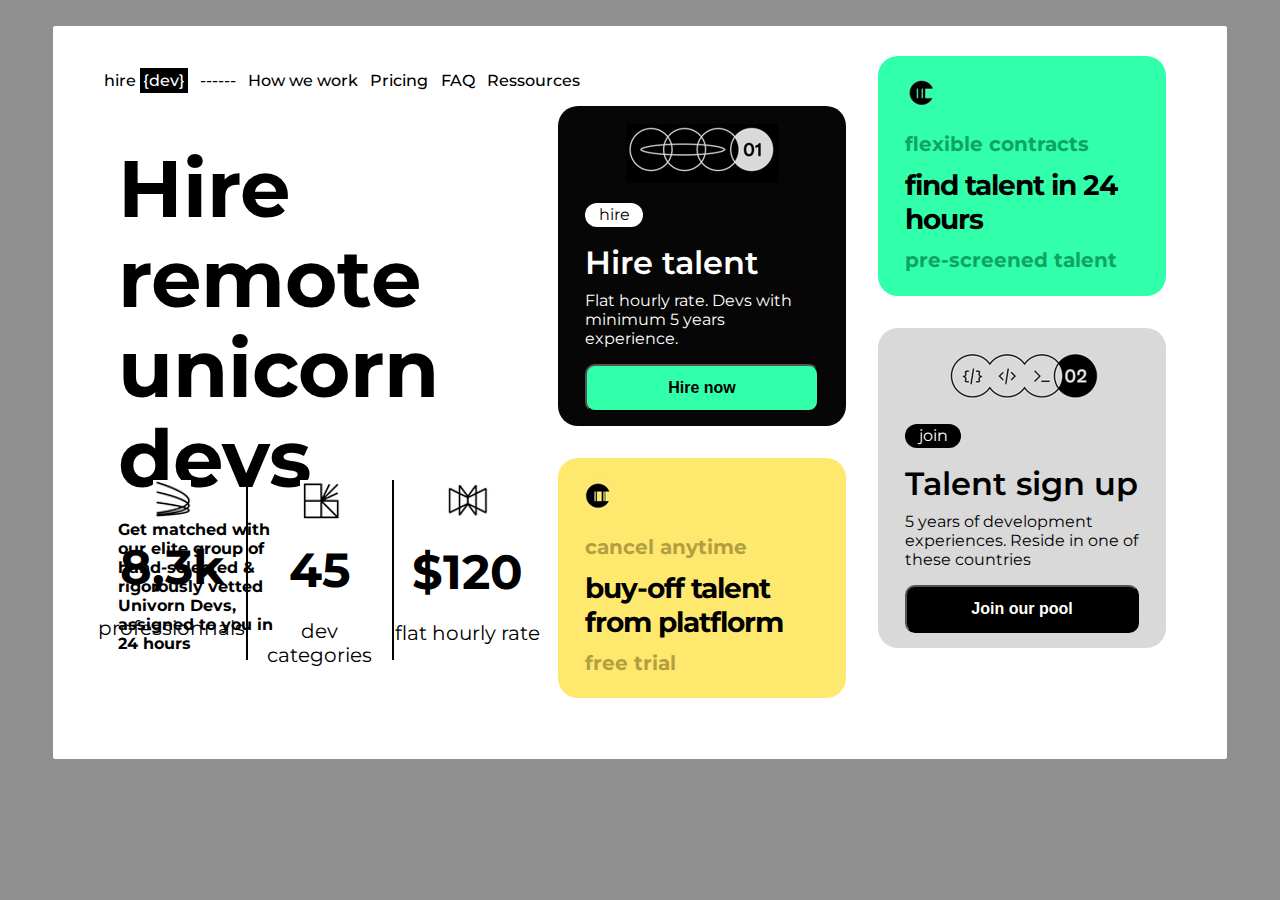
<file: 1/index.html>
<!DOCTYPE html>
<html lang="en">
<head>
    <meta charset="UTF-8">
    <meta http-equiv="X-UA-Compatible" content="IE=edge">
    <meta name="viewport" content="width=device-width, initial-scale=1.0">
    <title>Document</title>
    <meta meta name="viewport" content="width=device-width, user-scalable=no" />
    <link rel="stylesheet" media="screen" type="text/css" href="style.css"/>
</head>
<body>
    <div id="container">
        <nav id="nav_bar">
            <span> hire <span id="dev">{dev}</span></span>
            ------
            <li>How we work</li>
            <li>Pricing</li>
            <li>FAQ</li>
            <li>Ressources</li>
        </nav>

        <div id="contents">
            <div id="text_content">
                <h1 id="title">Hire remote unicorn devs</h1>
                <p>Get matched with our elite group of hand-selected 
                    & rigorously vetted Univorn Devs, assigned to you in 24 hours</p>
            </div>
            <div id="rect_content">
                <div id="first">
                    <div id="black">
                        <div id="black_img">
                            <img src="content_black.png" alt="cblack">
                        </div>

                        <div id="black_content">
                            <p class="content_pre_title">hire</p>
                            <p class="content_title">Hire talent</p>
                            <p class="content_desc">Flat hourly rate. Devs with minimum 5 years experience.</p>
                            <button>Hire now</button>
                        </div>
                    </div>
                    <div id="yellow">
                        <img src="content_yellow.png" alt="cyellow">

                        <div id="yellow_content">
                            <p class="content_pre_title">cancel anytime</p>
                            <p class="content_title">buy-off talent from platflorm</p>
                            <p class="content_subtitle"> free trial</p>
                        </div>
                    </div>
                </div>

                <div id="second">
                    <div id="green">
                        <img src="content_green.png" alt="cgreen">

                        <div id="green_content">
                            <p class="content_pre_title">flexible contracts</p>
                            <p class="content_title">find talent in 24 hours</p>
                            <p class="content_subtitle"> pre-screened talent</p>
                        </div>
                    </div>
                    <div id="grey">
                        <div id="grey_img">
                            <img src="content_grey.png" alt="cgrey">
                        </div>

                        <div id="grey_content">
                            <p class="content_pre_title">join</p>
                            <p class="content_title">Talent sign up</p>
                            <p class="content_desc">5 years of development experiences. Reside in one of these countries</p>
                            <button>Join our pool</button>
                        </div>

                    </div>
                </div>
                
            </div>
        </div>
        <div id="stat">
            <div id="first">
                <div class="stat_content">
                    <img src="icon1.png" alt="1">
                    <h1>8,3k</h1>
                    <p>professionnals</p>
                </div>
            </div>
            <div id="second">
                <div class="stat_content">
                    <img src="icon2.png" alt="2">
                    <h1>45</h1>
                    <p>dev categories</p>
                    
                </div>
            </div>
            <div id="third">
                <div class="stat_content">
                    <img src="icon3.png" alt="3">
                    <h1>$120</h1>
                    <p>flat hourly rate</p>
                </div>
            </div>
        </div>
        

    </div>
    
</body>
</html>
</file>
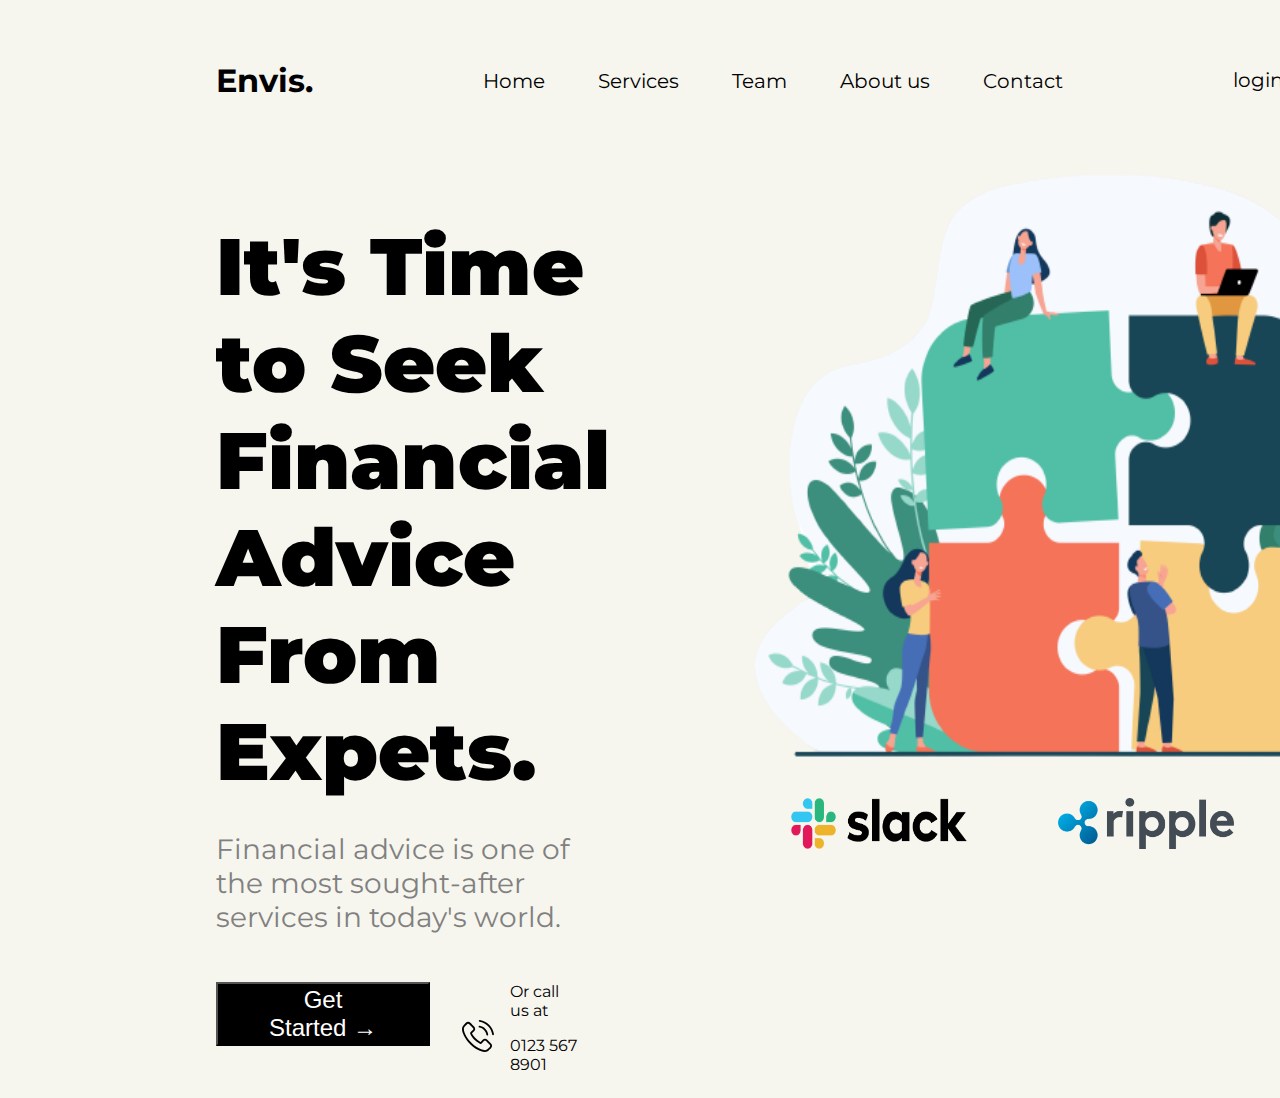
<file: 2/index.html>
<!DOCTYPE html>
<html lang="en">
<head>
    <meta charset="UTF-8">
    <meta http-equiv="X-UA-Compatible" content="IE=edge">
    <meta name="viewport" content="width=device-width, initial-scale=1.0">
    <link rel="stylesheet" media="screen" type="text/css" href="style.css"/>

    <title>Document</title>
</head>
<body>
    
    <div id="navbar">
        <h1>Envis.</h1>
        <nav>
            <li>Home</li>
            <li>Services</li>
            <li>Team</li>
            <li>About us</li>
            <li>Contact</li>
        </nav>
        <div id="login">
            <a href="#">login</a>
            <button>sing up</button>
        </div>
    </div>
    <div id="page_container">
        <div id="content">
            <div id="content_title">
                It's Time to Seek Financial Advice From Expets.
            </div>
            <div id="content_desc">
                Financial advice is one of the most sought-after services in today's world.
            </div>
            <div id="under_content">
                <button> Get Started →</button>
                <div id="call_part">
                    <img src="data/phone.svg" alt="">
                    <div>
                        <p id="call_text"> Or call us at</p>
                        <p id="call_number">0123 567 8901</p>
    
                    </div>
                    
                </div>
            </div>
        </div>
        <div id="hero">
            <img id="hero_img" src="data/hero.png" alt="">
            <div id="logos">
                <img src="data/slack.png" alt="slack" class="logo">
                <img src="data/ripple.png" alt="ripple" class="logo">
                <img src="data/hotspot.png" alt="hubspot" class="logo">
            </div>
        </div>
    </div>

    
    

    
</body>
</html>
</file>
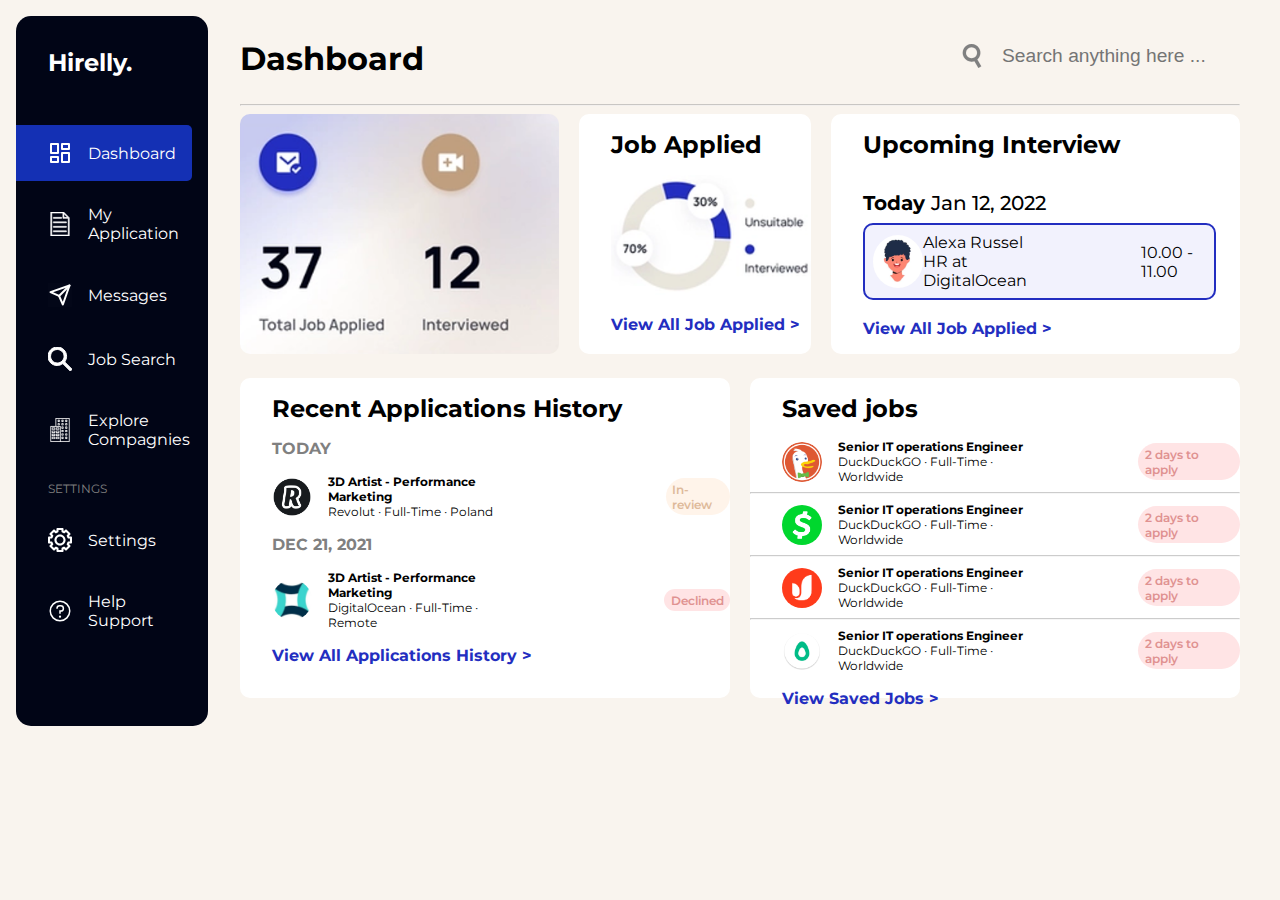
<file: 3/index.html>
<!DOCTYPE html>
<html lang="en">
<head>
    <meta charset="UTF-8">
    <meta http-equiv="X-UA-Compatible" content="IE=edge">
    <meta name="viewport" content="width=device-width, initial-scale=1.0">
    <link rel="stylesheet" media="screen" type="text/css" href="style.css"/>

    <title>Document</title>
</head>
<body>
    <div id="container">
        <div id="left_menu">
            <h2>Hirelly.</h2>

            <nav id="nav_first">
                <li class="nav_elt nav_elt_activate"><img src="data/dash.svg" alt="dash"><span> Dashboard</span></li>
                <li class="nav_elt"><img src="data/app.svg" alt="app"><span> My Application</span></li>
                <li class="nav_elt"><img src="data/message.svg" alt="message"><span>Messages</span> </li>
                <li class="nav_elt"><img src="data/job.svg" alt="job"><span>Job Search</span> </li>
                <li class="nav_elt"><img src="data/companies.svg" alt="companies"><span>Explore Compagnies</span> </li>
            </nav>

            <p>SETTINGS</p>

            <nav id="nav_second">
                <li><img src="data/setting.svg" alt="setting"> Settings</li>
                <li><img src="data/help.svg" alt="help"> Help Support</li>
            </nav>
        </div>

        <div id="right_content">
            <div id="top">
                <h1 id="title">
                    Dashboard
                </h1>
                
                <div id="right_part">
                    <img src="data/search.svg" alt="search">
                    <input type="text" placeholder="Search anything here ... ">
                    <img src="data/bell.svg" alt="bell" id="bell">
                </div>
            </div>
            <hr>
            <div id="stat">
                <div class="stat_card" id="first"></div>
                <div class="stat_card" id="second">
                    <h2 id="title">
                        Job Applied
                    </h2>
                    <img src="data/chart.png" alt="chart">
                    <br>
                    <a href="#">View All Job Applied ></a>
                </div>
                <div class="stat_card" id="third">
                    <h2 id="title">Upcoming Interview</h2>
                        
                        <div class="third_card">
                            <div class="card_date"> <b> Today </b> Jan 12, 2022</div>
                            <div class="card_content">
                                <img src="data/perso.png" alt="perso">
                                <div id="content_text">
                                    <span class="name">Alexa Russel</span><br>
                                    <span class="job">HR at DigitalOcean</span>
                                </div>
                                <span class="hour">10.00 - 11.00</span>
                            </div>
                        </div>
                        <br>
                        <a href="#">View All Job Applied ></a>
                    
                </div>
            </div>
            <div  id="apps">
                <div class="app_elt" id="first">
                    <h2 id="title">Recent Applications History</h2>
                    <h3 class="date">TODAY</h2>
                    <div class="card">
                        <img src="data/revolut.png" alt="duck">
                        <div class="card_text">
                            <b>3D Artist - Performance Marketing</b> <br>
                            Revolut ⸱ Full-Time ⸱ Poland
                        </div>
                        <div class="card_reminder_yellow">
                            <span>In-review</span> 
                        </div>
                    </div>

                    <h3 class="date">DEC 21, 2021</h2>
                        <div class="card">
                            <img src="data/recurrency.png" alt="duck">
                            <div class="card_text">
                                <b>3D Artist - Performance Marketing</b> <br>
                                DigitalOcean ⸱ Full-Time ⸱ Remote
                            </div>
                            <div class="card_reminder">
                                <span>Declined</span> 
                            </div>
                        </div>
                    <p>
                        <a href="#"> View All Applications History ></a>
                    </p>
                </div>

                <div class="app_elt" id="second">
                    <h2 id="title">Saved jobs</h2>
                    <div class="card">
                        <img src="data/duck.png" alt="duck">
                        <div class="card_text">
                            <b>Senior IT operations Engineer</b> <br>
                            DuckDuckGO ⸱ Full-Time ⸱ Worldwide
                        </div>
                        <div class="card_reminder">
                            <span>2 days to apply</span> 
                        </div>
                    </div>
                    <hr>
                    <div class="card">
                        <img src="data/cashapp.png" alt="duck">
                        <div class="card_text">
                            <b>Senior IT operations Engineer</b> <br>
                            DuckDuckGO ⸱ Full-Time ⸱ Worldwide
                        </div>
                        <div class="card_reminder">
                            <span>2 days to apply</span> 
                        </div>
                    </div>
                    <hr>
                    <div class="card">
                        <img src="data/fireart.png" alt="duck">
                        <div class="card_text">
                            <b>Senior IT operations Engineer</b> <br>
                            DuckDuckGO ⸱ Full-Time ⸱ Worldwide
                        </div>
                        <div class="card_reminder">
                            <span>2 days to apply</span> 
                        </div>
                    </div>
                    <hr>
                    <div class="card">
                        <img src="data/avocode.png" alt="duck">
                        <div class="card_text">
                            <b>Senior IT operations Engineer</b> <br>
                            DuckDuckGO ⸱ Full-Time ⸱ Worldwide
                        </div>
                        <div class="card_reminder">
                            <span>2 days to apply</span> 
                        </div>
                    </div>
                    <p>
                        <a href="#"> View Saved Jobs ></a>
                    </p>
                    
                </div>

                
            </div>
            

        </div>

    </div>
    
</body>
<script src="script.js"></script>
</html>
</file>
<file: 1/style.css>
@import url("https://fonts.googleapis.com/css2?family=Montserrat:wght@400;500;700&display=swap");
* {
  box-sizing: border-box;
}
* body {
  padding: 2vh 5vh 2vh 5vh;
  background-color: #8F8F8F;
}
* body #container {
  background-color: white;
  width: 100%;
  border-radius: 2px;
  padding: 5vh;
}
* body #container #nav_bar {
  width: 45%;
  font-family: "Montserrat", sans-serif;
  font-weight: 500;
  list-style: none;
  display: flex;
  justify-content: space-around;
}
* body #container #nav_bar #dev {
  background-color: black;
  color: white;
  padding: 3px;
}
* body #container #contents {
  display: flex;
  height: 100%;
}
* body #container #contents #text_content {
  float: left;
  width: 50%;
  padding-left: 1.25rem;
  height: 25vh;
}
* body #container #contents #text_content h1 {
  font-size: 5rem;
  font-family: "Montserrat", sans-serif;
  line-height: 1.125;
  margin-bottom: 0;
}
* body #container #contents #text_content p {
  font-family: "Montserrat", sans-serif;
  width: 40%;
  font-weight: 700;
  font-size: 1rem;
}
* body #container #contents #rect_content {
  font-family: "Montserrat", sans-serif;
  display: flex;
  flex-basis: 50%;
}
* body #container #contents #rect_content #first {
  flex-basis: 50%;
  padding: 1rem;
}
* body #container #contents #rect_content #first #black {
  float: right;
  height: 20rem;
  width: 18rem;
  background-color: #060606;
  border-radius: 20px;
  padding: 2vh 3vh 2vh 3vh;
}
* body #container #contents #rect_content #first #black #black_img {
  text-align: center;
}
* body #container #contents #rect_content #first #black #black_img img {
  width: auto;
  height: auto;
}
* body #container #contents #rect_content #first #black #black_content .content_pre_title {
  background-color: white;
  display: inline-block;
  padding: 0.25vh 1.5vh 0.25vh 1.5vh;
  border-radius: 20px;
}
* body #container #contents #rect_content #first #black #black_content .content_title {
  color: white;
  font-size: 2rem;
  margin-top: 0;
  margin-bottom: 1vh;
  font-weight: 600;
}
* body #container #contents #rect_content #first #black #black_content .content_desc {
  color: white;
  margin-top: 0;
}
* body #container #contents #rect_content #first #black #black_content button {
  background-color: #32FFAA;
  width: 100%;
  height: 3rem;
  border-radius: 10px;
  font-size: 1rem;
  font-weight: 600;
}
* body #container #contents #rect_content #first #yellow {
  float: right;
  margin-top: 2rem;
  height: 15rem;
  width: 18rem;
  background-color: #FFE86E;
  border-radius: 20px;
  padding: 2vh 3vh 2vh 3vh;
}
* body #container #contents #rect_content #first #yellow #yellow_content .content_pre_title {
  color: #B29F3F;
  font-size: 1.25rem;
  letter-spacing: 0px;
  font-weight: bold;
  margin-bottom: 0.75rem;
}
* body #container #contents #rect_content #first #yellow #yellow_content .content_title {
  color: black;
  font-size: 1.75rem;
  font-weight: bold;
  letter-spacing: -1px;
  margin-top: 0;
  margin-bottom: 0;
}
* body #container #contents #rect_content #first #yellow #yellow_content .content_subtitle {
  color: #B29F3F;
  font-size: 1.25rem;
  letter-spacing: 0px;
  font-weight: bold;
  margin-top: 0.75rem;
}
* body #container #contents #rect_content #second {
  position: relative;
  top: -8%;
  flex-basis: 50%;
  padding: 1rem;
}
* body #container #contents #rect_content #second #green {
  position: relative;
  top: 0px;
  left: 0px;
  margin-right: auto;
  margin-left: auto;
  margin-bottom: 2rem;
  height: 15rem;
  width: 18rem;
  background-color: #32FFAA;
  border-radius: 20px;
  padding: 2vh 3vh 2vh 3vh;
}
* body #container #contents #rect_content #second #green #green_content .content_pre_title {
  color: #0ea363;
  font-size: 1.25rem;
  letter-spacing: 0px;
  font-weight: bold;
  margin-bottom: 0.75rem;
}
* body #container #contents #rect_content #second #green #green_content .content_title {
  color: black;
  font-size: 1.75rem;
  font-weight: bold;
  letter-spacing: -1px;
  margin-top: 0;
  margin-bottom: 0;
}
* body #container #contents #rect_content #second #green #green_content .content_subtitle {
  color: #0ea363;
  font-size: 1.25rem;
  letter-spacing: 0px;
  font-weight: bold;
  margin-top: 0.75rem;
}
* body #container #contents #rect_content #second #grey {
  margin-right: auto;
  margin-left: auto;
  height: 20rem;
  width: 18rem;
  background-color: #D9D9D9;
  border-radius: 20px;
  padding: 2vh 3vh 2vh 3vh;
}
* body #container #contents #rect_content #second #grey #grey_img {
  text-align: center;
}
* body #container #contents #rect_content #second #grey #grey_img img {
  width: auto;
  height: auto;
}
* body #container #contents #rect_content #second #grey .content_pre_title {
  background-color: black;
  color: white;
  display: inline-block;
  padding: 0.25vh 1.5vh 0.25vh 1.5vh;
  border-radius: 20px;
}
* body #container #contents #rect_content #second #grey .content_title {
  color: black;
  font-size: 2rem;
  margin-top: 0;
  margin-bottom: 1vh;
  font-weight: 600;
}
* body #container #contents #rect_content #second #grey .content_desc {
  color: black;
  margin-top: 0;
}
* body #container #contents #rect_content #second #grey button {
  background-color: black;
  color: white;
  width: 100%;
  height: 3rem;
  border-radius: 10px;
  font-size: 1rem;
  font-weight: 600;
}
* body #container #stat {
  font-family: "Montserrat", sans-serif;
  text-align: center;
  position: absolute;
  top: 30rem;
  width: 35vw;
  display: flex;
}
* body #container #stat #first {
  flex-basis: 33%;
}
* body #container #stat #second {
  align-items: center;
  flex-basis: 33%;
  height: 20vh;
  border-left: 2px solid black;
  border-right: 2px solid black;
}
* body #container #stat #third {
  flex-basis: 33%;
}
* body #container #stat .stat_content {
  align-items: center;
  justify-content: center;
}
* body #container #stat .stat_content h1 {
  font-size: 3rem;
  margin: 0;
  margin-top: 1rem;
}
* body #container #stat .stat_content p {
  font-size: 1.25rem;
}/*# sourceMappingURL=style.css.map */
</file>
<file: 2/style.css>
@import url("https://fonts.googleapis.com/css2?family=Montserrat:wght@400;500;700&display=swap");
body {
  overflow-x: hidden;
  background-color: #F6F5EE;
  font-family: "Montserrat", sans-serif;
}
body #navbar {
  align-items: center;
  list-style: none;
  display: flex;
  width: 100%;
  padding: 2rem 1rem 0 13rem;
}
body #navbar nav {
  justify-content: space-around;
  display: flex;
  flex-basis: 50%;
  font-size: 1.25rem;
}
body #navbar h1 {
  margin-right: 9rem;
}
body #navbar #login {
  margin-left: 9rem;
}
body #navbar #login a {
  text-decoration: none;
  color: black;
  font-size: 1.25rem;
  margin-right: 1rem;
}
body #navbar #login button {
  width: auto;
  padding: 0 1.5rem 0 1.5rem;
  background-color: black;
  color: white;
  font-size: 1.25rem;
  height: 3.5rem;
}
body #page_container {
  display: flex;
}
body #page_container #content {
  padding: 6rem 0 0 13rem;
  width: 35vw;
}
body #page_container #content #content_title {
  font-size: 5rem;
  font-weight: 900;
  padding: 0 3rem 0 0;
}
body #page_container #content #content_desc {
  color: gray;
  padding: 2rem 5rem 0 0;
  font-size: 1.75rem;
}
body #page_container #content #under_content {
  display: flex;
  padding: 3rem 5rem 0 0;
}
body #page_container #content #under_content button {
  padding: 0 3rem 0 3rem;
  width: auto;
  height: 4rem;
  font-size: 1.5rem;
  background-color: black;
  color: white;
}
body #page_container #content #under_content #call_part {
  display: flex;
  margin-left: 2rem;
}
body #page_container #content #under_content #call_part img {
  width: 2rem;
  margin-right: 1rem;
}
body #page_container #content #under_content #call_part #call_text {
  margin-top: 0;
}
body #page_container #hero {
  margin: 2rem 5rem;
}
body #page_container #hero #hero_img {
  width: 50rem;
  height: 40rem;
}
body #page_container #hero #logos {
  display: flex;
  text-align: center;
  justify-content: space-around;
  width: 100%;
  margin-left: 0.5rem;
}
body #page_container #hero #logos .logo {
  width: 11rem;
}/*# sourceMappingURL=style.css.map */
</file>
<file: 3/style.css>
@import url("https://fonts.googleapis.com/css2?family=Montserrat:wght@400;500;700&display=swap");
body {
  background-color: #f9f4ee;
  padding: 0.5rem;
  font-family: "Montserrat", sans-serif;
  overflow-y: hidden;
}
body #container {
  display: flex;
}
body #container #left_menu {
  border-radius: 15px;
  padding: 2rem 1rem 5rem 0;
  background-color: #010516;
  color: white;
  height: 100%;
  flex-basis: 15%;
}
body #container #left_menu h2 {
  margin-top: 0;
  margin-left: 2rem;
}
body #container #left_menu nav {
  list-style: none;
  margin-top: 3rem;
  margin-bottom: 1rem;
}
body #container #left_menu nav li {
  padding: 1rem 0 1rem 2rem;
  margin-top: 0.5rem;
  display: flex;
  align-items: center;
  cursor: pointer;
}
body #container #left_menu nav li img {
  margin-right: 1rem;
}
body #container #left_menu nav .nav_elt:hover {
  background-color: #1430B4;
  border-top-right-radius: 5px;
  border-bottom-right-radius: 5px;
}
body #container #left_menu nav .nav_elt_activate {
  background-color: #1430B4;
  border-top-right-radius: 5px;
  border-bottom-right-radius: 5px;
}
body #container #left_menu p {
  padding-left: 2rem;
  color: grey;
  font-size: 0.75rem;
  margin-bottom: 1rem;
  margin-top: 1rem;
}
body #container #left_menu a {
  text-decoration: none;
  color: #FAF8F6;
  margin-top: 3rem;
}
body #container #left_menu #nav_second {
  margin-bottom: 0;
  margin-top: 0;
}
body #container #right_content {
  flex-basis: 85%;
  padding: 2rem 1.5rem 1.5rem 2rem;
}
body #container #right_content hr {
  opacity: 0.5;
}
body #container #right_content #top {
  display: flex;
  align-items: center;
  height: 3rem;
}
body #container #right_content #top #title {
  margin-bottom: 3rem;
}
body #container #right_content #top input {
  margin-top: 0;
  border: none;
  margin-bottom: 1rem;
  font-size: 1.2rem;
  background-color: transparent;
}
body #container #right_content #top img {
  margin: 0 1rem 1rem 0;
  cursor: pointer;
}
body #container #right_content #top #right_part {
  margin-bottom: 1rem;
  display: flex;
  position: absolute;
  left: 75%;
}
body #container #right_content #top #right_part #bell {
  margin-left: 2rem;
}
body #container #right_content #stat {
  display: flex;
}
body #container #right_content #stat .stat_card {
  background-color: white;
  height: 15rem;
  border-radius: 10px;
}
body #container #right_content #stat #first {
  flex-basis: 32%;
  background-image: url("data/gradient.png");
  background-size: cover;
}
body #container #right_content #stat #second {
  flex-basis: 23%;
  margin: 0 2% 0 2%;
}
body #container #right_content #stat #second h2 {
  margin: 1rem 0 1rem 2rem;
}
body #container #right_content #stat #second img {
  height: auto;
  width: 200px;
  margin-left: 2rem;
  margin-bottom: 1rem;
}
body #container #right_content #stat #second a {
  text-decoration: none;
  color: #232EC0;
  margin: 0 0 2rem 2rem;
  font-weight: bold;
}
body #container #right_content #stat #third {
  flex-basis: 41%;
}
body #container #right_content #stat #third h2 {
  margin: 1rem 0 1rem 2rem;
}
body #container #right_content #stat #third .third_card {
  padding-right: 1.5rem;
  height: auto;
  margin: 1rem 0 0 2rem;
}
body #container #right_content #stat #third .third_card .card_date {
  font-weight: 500;
  font-size: 1.25rem;
  padding-top: 1rem;
}
body #container #right_content #stat #third .third_card .card_content {
  background-color: #F2F2FD;
  border: solid 2px #232EC0;
  border-radius: 10px;
  display: flex;
  font-size: 1rem;
  align-items: center;
  padding: 0.5rem;
  margin-top: 0.5rem;
}
body #container #right_content #stat #third .third_card .card_content img {
  border-radius: 50%;
  height: auto;
  width: 50px;
}
body #container #right_content #stat #third .third_card .card_content .hour {
  float: right;
  margin-left: 7rem;
}
body #container #right_content #stat #third a {
  text-decoration: none;
  color: #232EC0;
  margin: 1rem 0 1rem 2rem;
  font-weight: bold;
  font-size: 1rem;
}
body #container #right_content #apps {
  display: flex;
  justify-content: space-between;
}
body #container #right_content #apps .app_elt {
  margin-top: 1.5rem;
  background-color: white;
  height: 20rem;
  border-radius: 10px;
  flex-basis: 49%;
}
body #container #right_content #apps #first h2 {
  margin: 1rem 0 1rem 2rem;
}
body #container #right_content #apps #first p {
  margin-top: 1rem;
}
body #container #right_content #apps #first p a {
  text-decoration: none;
  color: #232EC0;
  margin: 1rem 0 1rem 2rem;
  font-weight: bold;
  font-size: 1rem;
  padding-top: 1rem;
}
body #container #right_content #apps #first h3 {
  color: grey;
  margin: 1rem 0 1rem 2rem;
  font-size: 1rem;
}
body #container #right_content #apps #first .card {
  margin-left: 2rem;
  display: flex;
  align-items: center;
}
body #container #right_content #apps #first .card img {
  height: 40px;
  width: 40px;
  margin-right: 1rem;
  border-radius: 50%;
}
body #container #right_content #apps #first .card .card_text {
  font-size: 0.75em;
}
body #container #right_content #apps #first .card hr {
  margin-left: 1rem;
  margin-right: 1rem;
}
body #container #right_content #apps #first .card .card_reminder_yellow {
  margin-left: 9rem;
  background-color: #FFF4EA;
  color: #DEBA9B;
  border-radius: 20px;
  padding: 0.2rem 0.4rem 0.2rem 0.4rem;
  font-size: 0.75rem;
  font-weight: 600;
}
body #container #right_content #apps #first .card .card_reminder {
  margin-left: 9rem;
  background-color: #FFE4E5;
  color: #e09291;
  border-radius: 20px;
  padding: 0.2rem 0.4rem 0.2rem 0.4rem;
  font-size: 0.75rem;
  font-weight: 600;
}
body #container #right_content #apps #second h2 {
  margin: 1rem 0 1rem 2rem;
}
body #container #right_content #apps #second p {
  margin-top: 1rem;
}
body #container #right_content #apps #second p a {
  text-decoration: none;
  color: #232EC0;
  margin: 1rem 0 1rem 2rem;
  font-weight: bold;
  font-size: 1rem;
  padding-top: 1rem;
}
body #container #right_content #apps #second .card {
  margin-left: 2rem;
  display: flex;
  align-items: center;
}
body #container #right_content #apps #second .card img {
  height: 40px;
  width: 40px;
  margin-right: 1rem;
  border-radius: 50%;
}
body #container #right_content #apps #second .card .card_text {
  font-size: 0.75em;
}
body #container #right_content #apps #second .card hr {
  margin-left: 1rem;
  margin-right: 1rem;
}
body #container #right_content #apps #second .card .card_reminder {
  margin-left: 5rem;
  background-color: #FFE4E5;
  color: #e09291;
  border-radius: 20px;
  padding: 0.2rem 0.4rem 0.2rem 0.4rem;
  font-size: 0.75rem;
  font-weight: 600;
}/*# sourceMappingURL=style.css.map */
</file>
